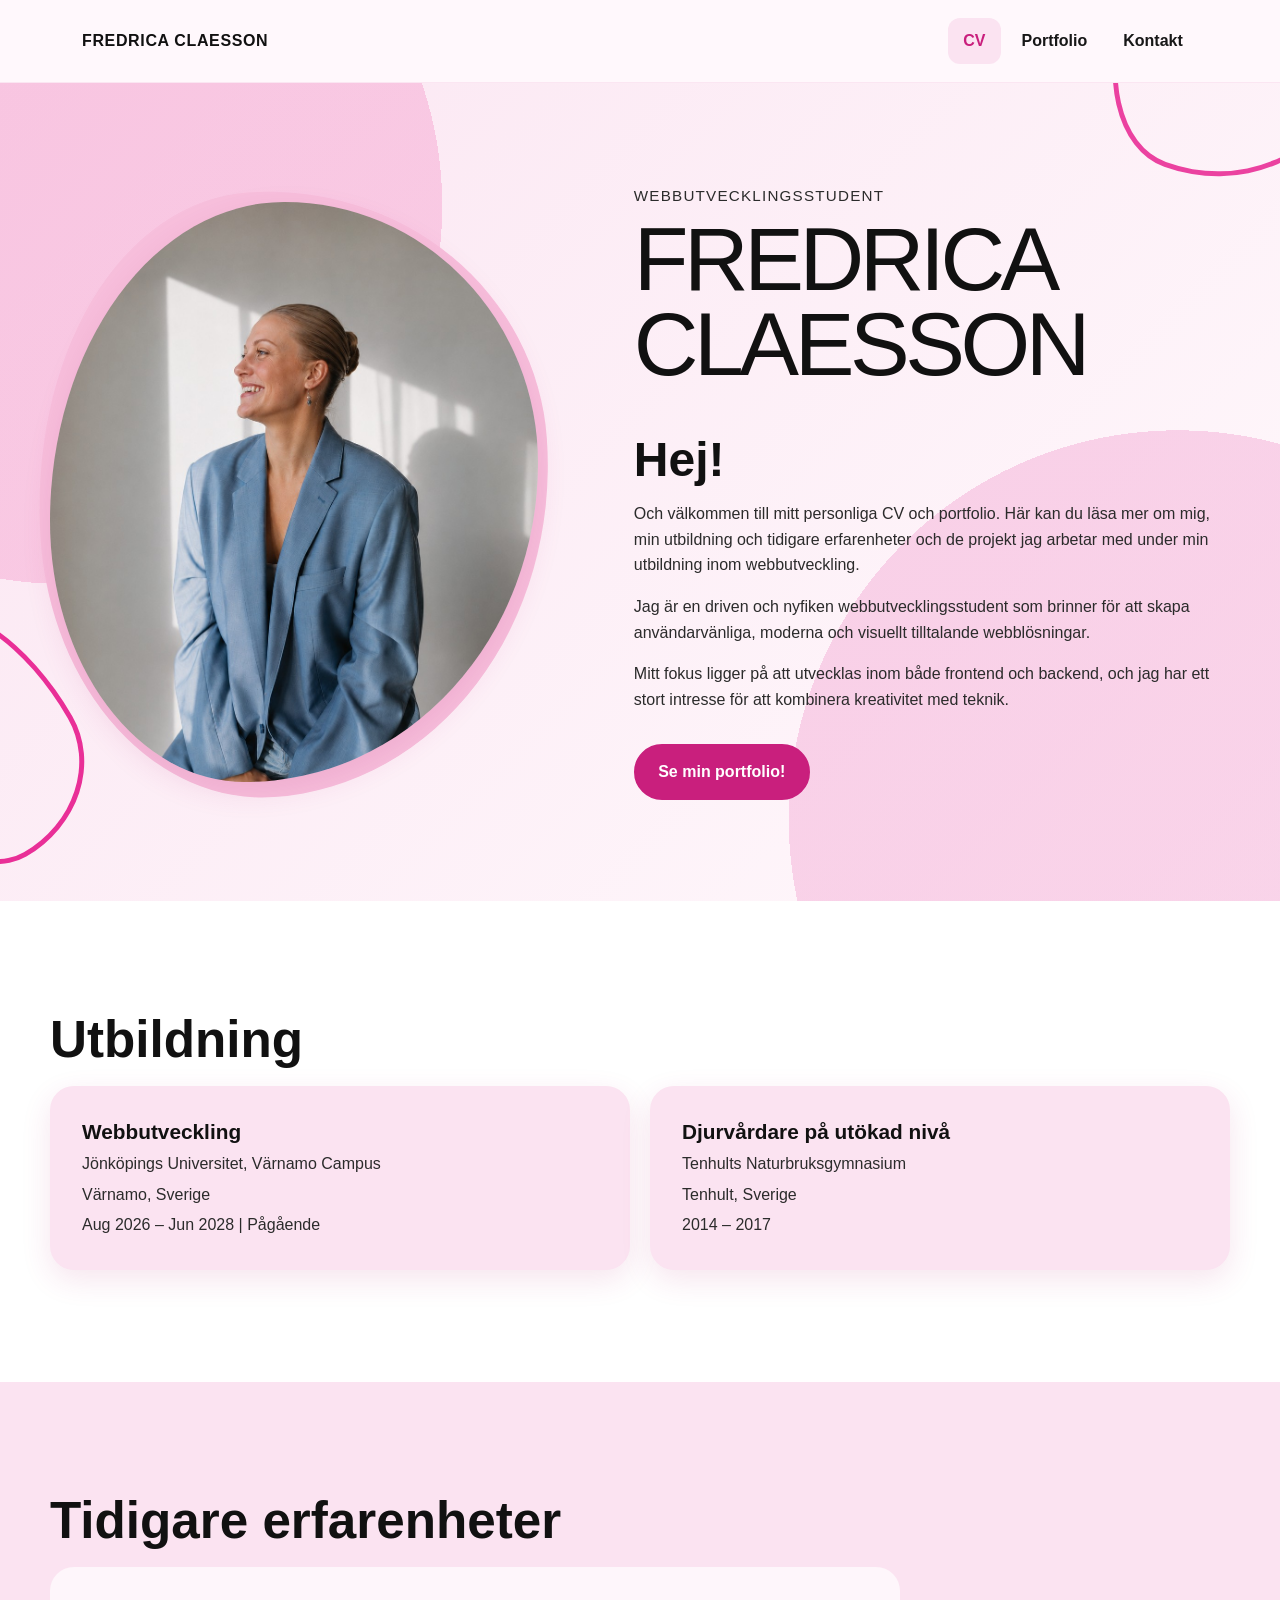
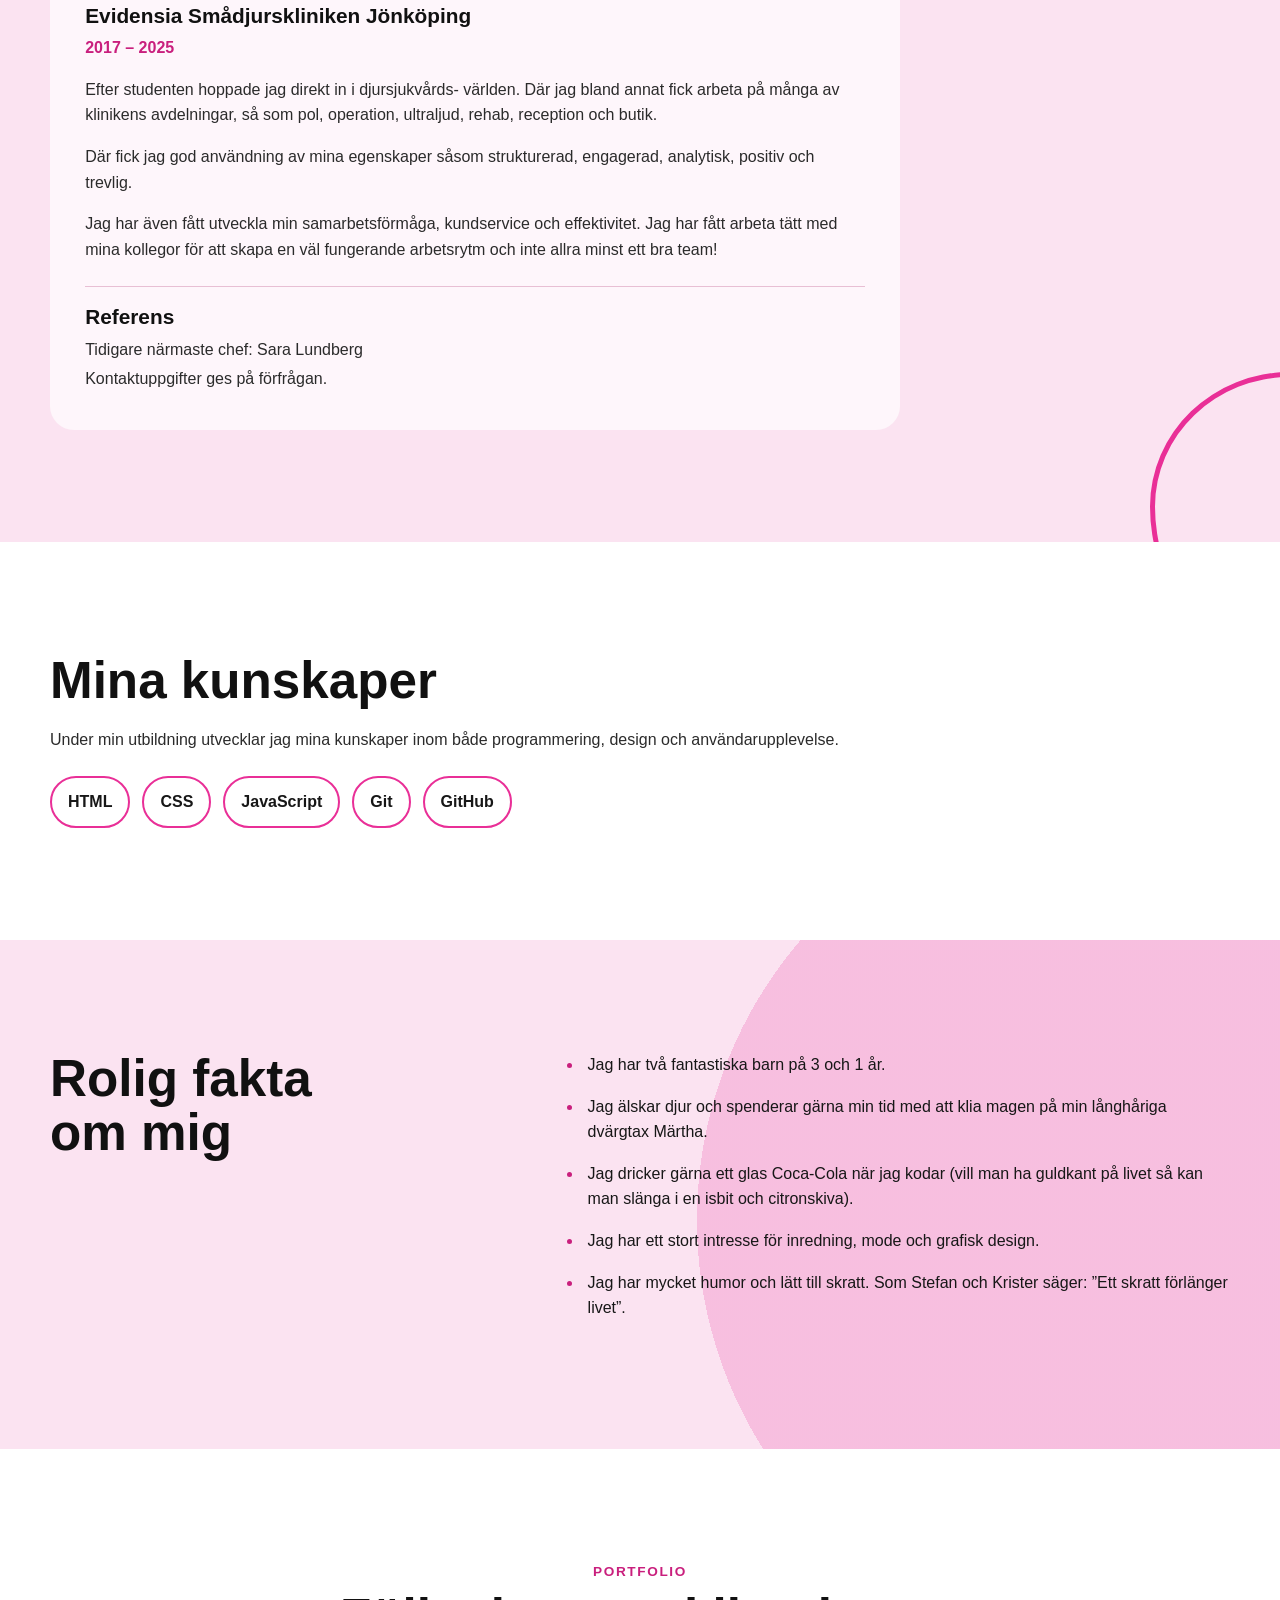
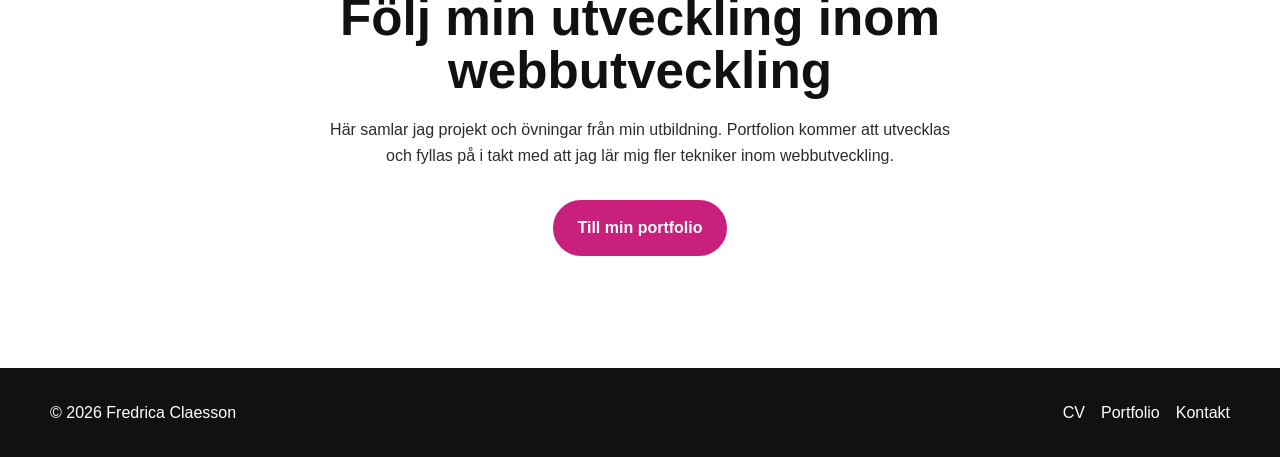
<file: index.html>
<!DOCTYPE html>
<html lang="sv">

<head>
    <meta charset="UTF-8">
    <meta name="viewport" content="width=device-width, initial-scale=1.0">
    <meta name="description" content="Fredrica Claesson | CV">

    <title>Fredrica Claesson | CV</title>

    <link rel="stylesheet" href="cv.css">
    <script src="cv.js" defer></script>
</head>

<body>

    <header class="site-header">

        <div class="header-container">

            <h1 class="logo">
                <a href="index.html">
                    Fredrica Claesson
                </a>
            </h1>

            <button
                class="menu-button"
                type="button"
                aria-label="Öppna meny"
                aria-expanded="false"
                aria-controls="main-navigation"
            >
                <span></span>
                <span></span>
                <span></span>
            </button>

            <nav
                id="main-navigation"
                class="main-navigation"
                aria-label="Huvudmeny"
            >
                <ul>
                    <li>
                        <a href="index.html" aria-current="page">
                            CV
                        </a>
                    </li>

                    <li>
                        <a href="portfolio.html">
                            Portfolio
                        </a>
                    </li>

                    <li>
                        <a href="kontakt.html">
                            Kontakt
                        </a>
                    </li>
                </ul>
            </nav>

        </div>

    </header>


    <main>

        <!-- INTRODUKTION -->
        <section class="hero">

            <div class="hero-image-wrapper">
                <img
                    src="bild1.jpg"
                    alt="Porträttbild på Fredrica Claesson"
                    class="hero-image"
                >
            </div>

            <div class="hero-content">

                <p class="hero-subtitle">
                    Webbutvecklingsstudent
                </p>

                <h2>
                    Fredrica<br>
                    Claesson
                </h2>

                <h3>Hej!</h3>

                <p>
                    Och välkommen till mitt personliga CV och portfolio.
                    Här kan du läsa mer om mig, min utbildning och tidigare
                    erfarenheter och de projekt jag arbetar med under min
                    utbildning inom webbutveckling.
                </p>

                <p>
                    Jag är en driven och nyfiken webbutvecklingsstudent som
                    brinner för att skapa användarvänliga, moderna och
                    visuellt tilltalande webblösningar.
                </p>

                <p>
                    Mitt fokus ligger på att utvecklas inom både frontend och
                    backend, och jag har ett stort intresse för att kombinera
                    kreativitet med teknik.
                </p>

                <a href="portfolio.html" class="button">
                    Se min portfolio!
                </a>

            </div>

        </section>


        <!-- UTBILDNING -->
        <section class="section education-section">

            <div class="section-container">

                <h2>Utbildning</h2>

                <div class="education-list">

                    <article class="education-card">

                        <h3>Webbutveckling</h3>

                        <p>
                            Jönköpings Universitet, Värnamo Campus
                        </p>

                        <p>
                            Värnamo, Sverige
                        </p>

                        <p>
                            <time datetime="2026-08">
                                Aug 2026
                            </time>
                            –
                            <time datetime="2028-06">
                                Jun 2028
                            </time>
                            | Pågående
                        </p>

                    </article>

                    <article class="education-card">

                        <h3>Djurvårdare på utökad nivå</h3>

                        <p>
                            Tenhults Naturbruksgymnasium
                        </p>

                        <p>
                            Tenhult, Sverige
                        </p>

                        <p>
                            <time datetime="2014">2014</time>
                            –
                            <time datetime="2017">2017</time>
                        </p>

                    </article>

                </div>

            </div>

        </section>


        <!-- ARBETSLIVSERFARENHET -->
        <section class="section experience-section">

            <div class="section-container">

                <h2>Tidigare erfarenheter</h2>

                <article class="experience-card">

                    <header>

                        <h3>
                            Evidensia Smådjurskliniken Jönköping
                        </h3>

                        <p class="experience-date">
                            <time datetime="2017">2017</time>
                            –
                            <time datetime="2025">2025</time>
                        </p>

                    </header>

                    <p>
                        Efter studenten hoppade jag direkt in i djursjukvårds-
                        världen. Där jag bland annat fick arbeta på många av
                        klinikens avdelningar, så som pol, operation,
                        ultraljud, rehab, reception och butik.
                    </p>

                    <p>
                        Där fick jag god användning av mina egenskaper
                        såsom strukturerad, engagerad, analytisk,
                        positiv och trevlig.
                    </p>

                    <p>
                        Jag har även fått utveckla min samarbetsförmåga,
                        kundservice och effektivitet. Jag har fått arbeta
                        tätt med mina kollegor för att skapa en väl
                        fungerande arbetsrytm och inte allra minst ett
                        bra team!
                    </p>

                    <div class="reference">

                        <h3>Referens</h3>

                        <p>
                            Tidigare närmaste chef:
                            Sara Lundberg
                        </p>

                        <p>
                            Kontaktuppgifter ges på förfrågan.
                        </p>

                    </div>

                </article>

            </div>

        </section>


        <!-- KUNSKAPER -->
        <section class="section skills-section">

            <div class="section-container">

                <h2>Mina kunskaper</h2>

                <p>
                    Under min utbildning utvecklar jag mina kunskaper inom
                    både programmering, design och användarupplevelse.
                </p>

                <ul class="skills-list">
                    <li>HTML</li>
                    <li>CSS</li>
                    <li>JavaScript</li>
                    <li>Git</li>
                    <li>GitHub</li>
                </ul>

            </div>

        </section>


        <!-- FAKTA -->
        <section class="section facts-section">

            <div class="section-container">

                <h2>Rolig fakta om mig</h2>

                <ul class="facts-list">

                    <li>
                        Jag har två fantastiska barn på 3 och 1 år.
                    </li>

                    <li>
                        Jag älskar djur och spenderar gärna min tid
                        med att klia magen på min långhåriga dvärgtax Märtha.
                    </li>

                    <li>
                        Jag dricker gärna ett glas Coca-Cola när jag kodar
                        (vill man ha guldkant på livet så kan man slänga i
                        en isbit och citronskiva).
                    </li>

                    <li>
                        Jag har ett stort intresse för inredning, mode
                        och grafisk design.
                    </li>

                    <li>
                        Jag har mycket humor och lätt till skratt.
                        Som Stefan och Krister säger:
                        <q>Ett skratt förlänger livet</q>.
                    </li>

                </ul>

            </div>

        </section>


        <!-- PORTFOLIO -->
        <section class="section portfolio-preview">

            <div class="section-container">

                <p class="section-label">
                    Portfolio
                </p>

                <h2>
                    Följ min utveckling inom webbutveckling
                </h2>

                <p>
                    Här samlar jag projekt och övningar från min
                    utbildning. Portfolion kommer att utvecklas och
                    fyllas på i takt med att jag lär mig fler tekniker
                    inom webbutveckling.
                </p>

                <a href="portfolio.html" class="button">
                    Till min portfolio
                </a>

            </div>

        </section>

    </main>


    <footer class="site-footer">

        <div class="footer-container">

            <p>
                &copy; 2026 Fredrica Claesson
            </p>

            <nav aria-label="Sidfotsmeny">
                <a href="index.html">CV</a>
                <a href="portfolio.html">Portfolio</a>
                <a href="kontakt.html">Kontakt</a>
            </nav>

        </div>

    </footer>

</body>

</html>
</file>
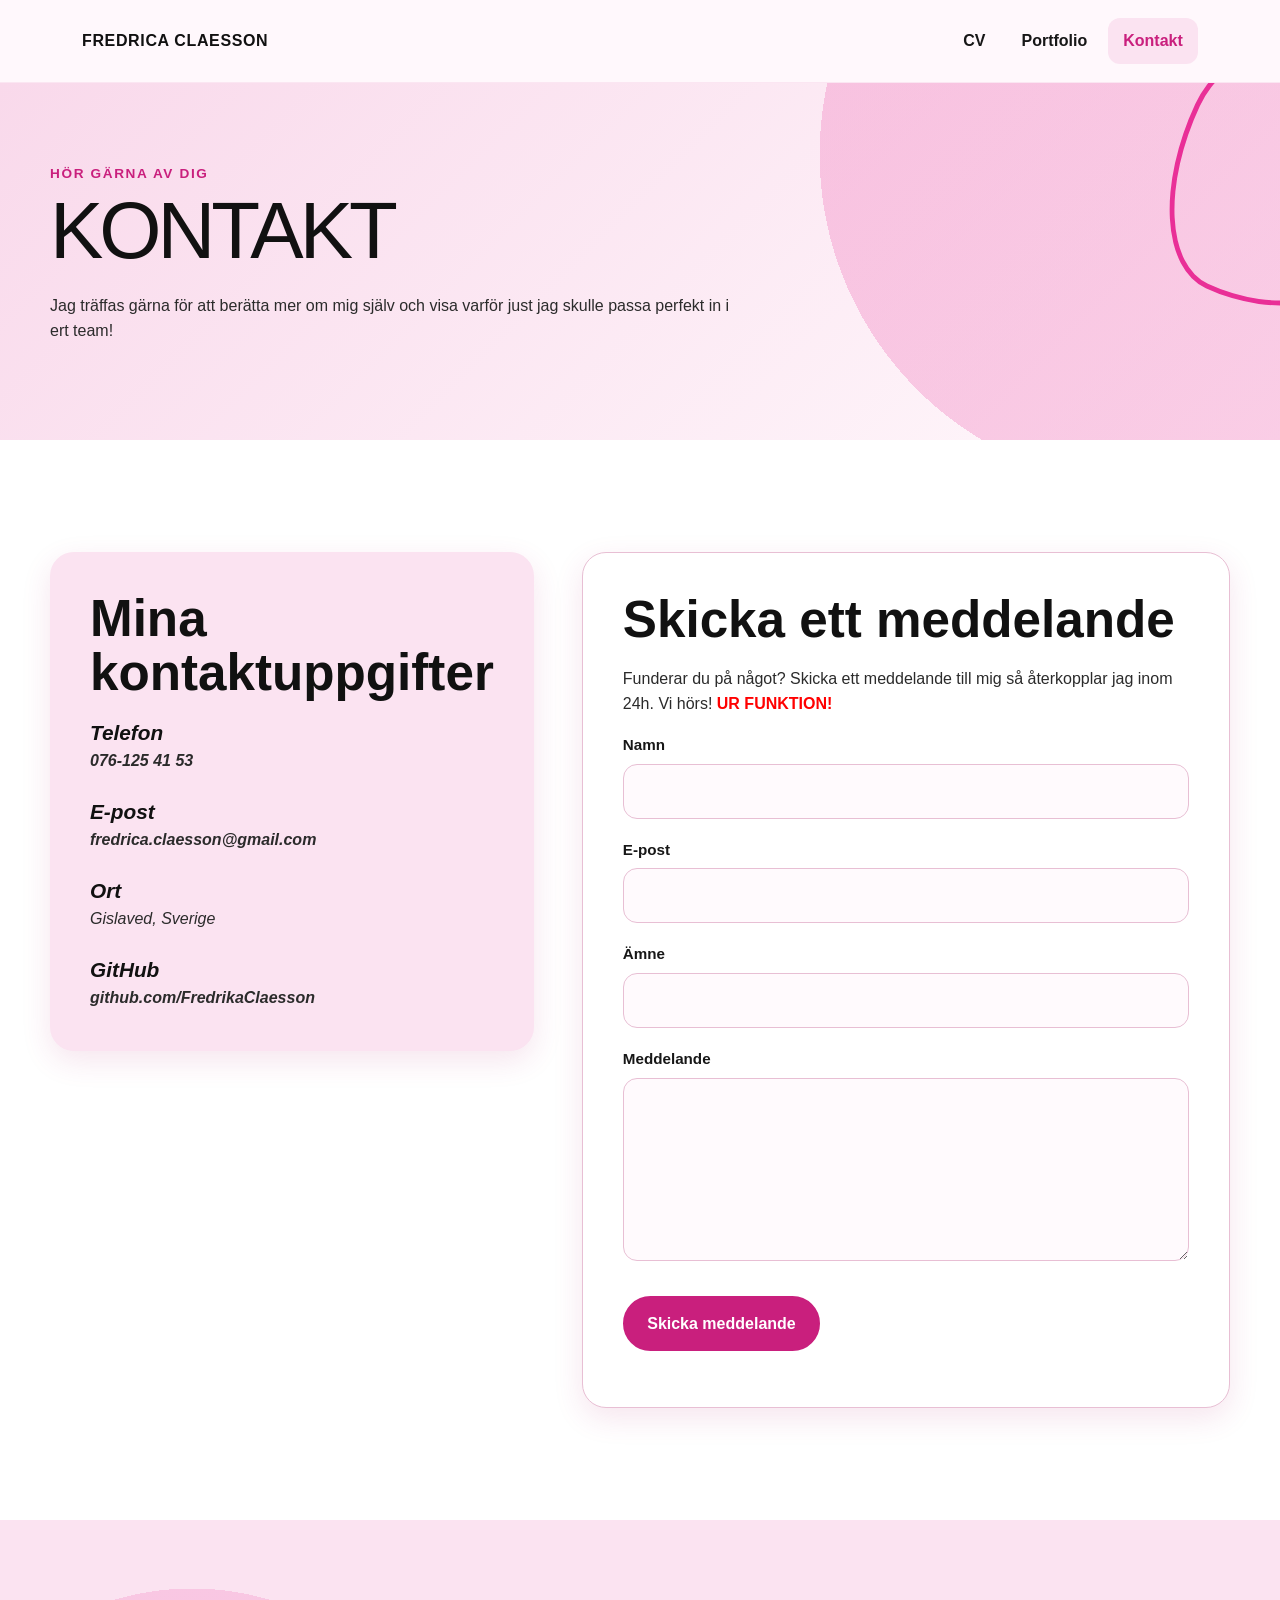
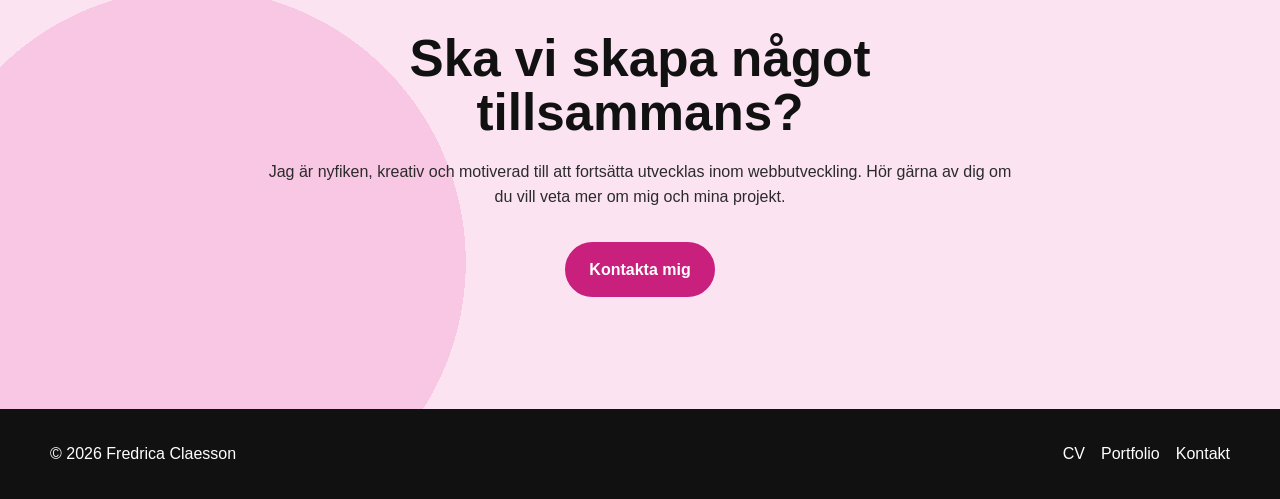
<file: kontakt.html>
<!DOCTYPE html>
<html lang="sv">

<head>
    <meta charset="UTF-8">
    <meta name="viewport" content="width=device-width, initial-scale=1.0">

    <meta
        name="description"
        content="Kontaktuppgifter till Fredrica Claesson, webbutvecklingsstudent."
    >

    <title>Kontakt | Fredrica Claesson</title>

    <link rel="stylesheet" href="cv.css">
    <script src="cv.js" defer></script>
</head>

<body>

    <header class="site-header">

        <div class="header-container">

            <h1 class="logo">
                <a href="index.html">
                    Fredrica Claesson
                </a>
            </h1>

            <button
                class="menu-button"
                type="button"
                aria-label="Öppna meny"
                aria-expanded="false"
                aria-controls="main-navigation"
            >
                <span></span>
                <span></span>
                <span></span>
            </button>

            <nav
                id="main-navigation"
                class="main-navigation"
                aria-label="Huvudmeny"
            >
                <ul>

                    <li>
                        <a href="index.html">
                            CV
                        </a>
                    </li>

                    <li>
                        <a href="portfolio.html">
                            Portfolio
                        </a>
                    </li>

                    <li>
                        <a href="kontakt.html" aria-current="page">
                            Kontakt
                        </a>
                    </li>

                </ul>
            </nav>

        </div>

    </header>


    <main>

        <!-- SIDINTRO -->
        <section class="page-hero">

            <div class="section-container">

                <p class="section-label">
                    Hör gärna av dig
                </p>

                <h2>Kontakt</h2>

                <p>
                    Jag träffas gärna för att berätta mer om mig själv
                    och visa varför just jag skulle passa perfekt
                    in i ert team!
                </p>

            </div>

        </section>


        <!-- KONTAKT -->
        <section
            id="kontakt"
            class="section contact-section"
        >

            <div class="section-container contact-layout">

                <div class="contact-information">

                    <h2>
                        Mina kontaktuppgifter
                    </h2>

                    <address>

                        <div class="contact-item">

                            <h3>Telefon</h3>

                            <a href="tel:+46761254153">
                                076-125 41 53
                            </a>

                        </div>


                        <div class="contact-item">

                            <h3>E-post</h3>

                            <a href="mailto:fredrica.claesson@gmail.com">
                                fredrica.claesson@gmail.com
                            </a>

                        </div>


                        <div class="contact-item">

                            <h3>Ort</h3>

                            <p>
                                Gislaved, Sverige
                            </p>

                        </div>


                        <div class="contact-item">

                            <h3>GitHub</h3>

                            <a
                                href="https://github.com/FredrikaClaesson"
                                target="_blank"
                                rel="noopener noreferrer"
                            >
                                github.com/FredrikaClaesson
                            </a>

                        </div>

                    </address>

                </div>


                <!-- KONTAKTFORMULÄR -->
                <section class="contact-form-wrapper">

                    <h2>
                        Skicka ett meddelande
                    </h2>

                    <p>
                        Funderar du på något? Skicka ett meddelande till
                        mig så återkopplar jag inom 24h. Vi hörs!
                        <strong class="ur-funktion">
                            UR FUNKTION!
                        </strong>
                    </p>

                    <form id="contact-form">

                        <div class="form-group">

                            <label for="name">
                                Namn
                            </label>

                            <input
                                type="text"
                                id="name"
                                name="name"
                                autocomplete="name"
                                required
                            >

                        </div>


                        <div class="form-group">

                            <label for="email">
                                E-post
                            </label>

                            <input
                                type="email"
                                id="email"
                                name="email"
                                autocomplete="email"
                                required
                            >

                        </div>


                        <div class="form-group">

                            <label for="subject">
                                Ämne
                            </label>

                            <input
                                type="text"
                                id="subject"
                                name="subject"
                                required
                            >

                        </div>


                        <div class="form-group">

                            <label for="message">
                                Meddelande
                            </label>

                            <textarea
                                id="message"
                                name="message"
                                rows="6"
                                required
                            ></textarea>

                        </div>


                        <button
                            type="submit"
                            class="button"
                        >
                            Skicka meddelande
                        </button>

                        <p
                            id="form-message"
                            class="form-message"
                            aria-live="polite"
                        ></p>

                    </form>

                </section>

            </div>

        </section>


        <!-- AVSLUTNING -->
        <section class="section contact-cta">

            <div class="section-container">

                <h2>
                    Ska vi skapa något tillsammans?
                </h2>

                <p>
                    Jag är nyfiken, kreativ och motiverad till att fortsätta
                    utvecklas inom webbutveckling. Hör gärna av dig om
                    du vill veta mer om mig och mina projekt.
                </p>

                <a
                    href="#kontakt"
                    class="button"
                >
                    Kontakta mig
                </a>

            </div>

        </section>

    </main>


    <footer class="site-footer">

        <div class="footer-container">

            <p>
                &copy; 2026 Fredrica Claesson
            </p>

            <nav aria-label="Sidfotsmeny">
                <a href="index.html">CV</a>
                <a href="portfolio.html">Portfolio</a>
                <a href="kontakt.html">Kontakt</a>
            </nav>

        </div>

    </footer>

</body>

</html>
</file>
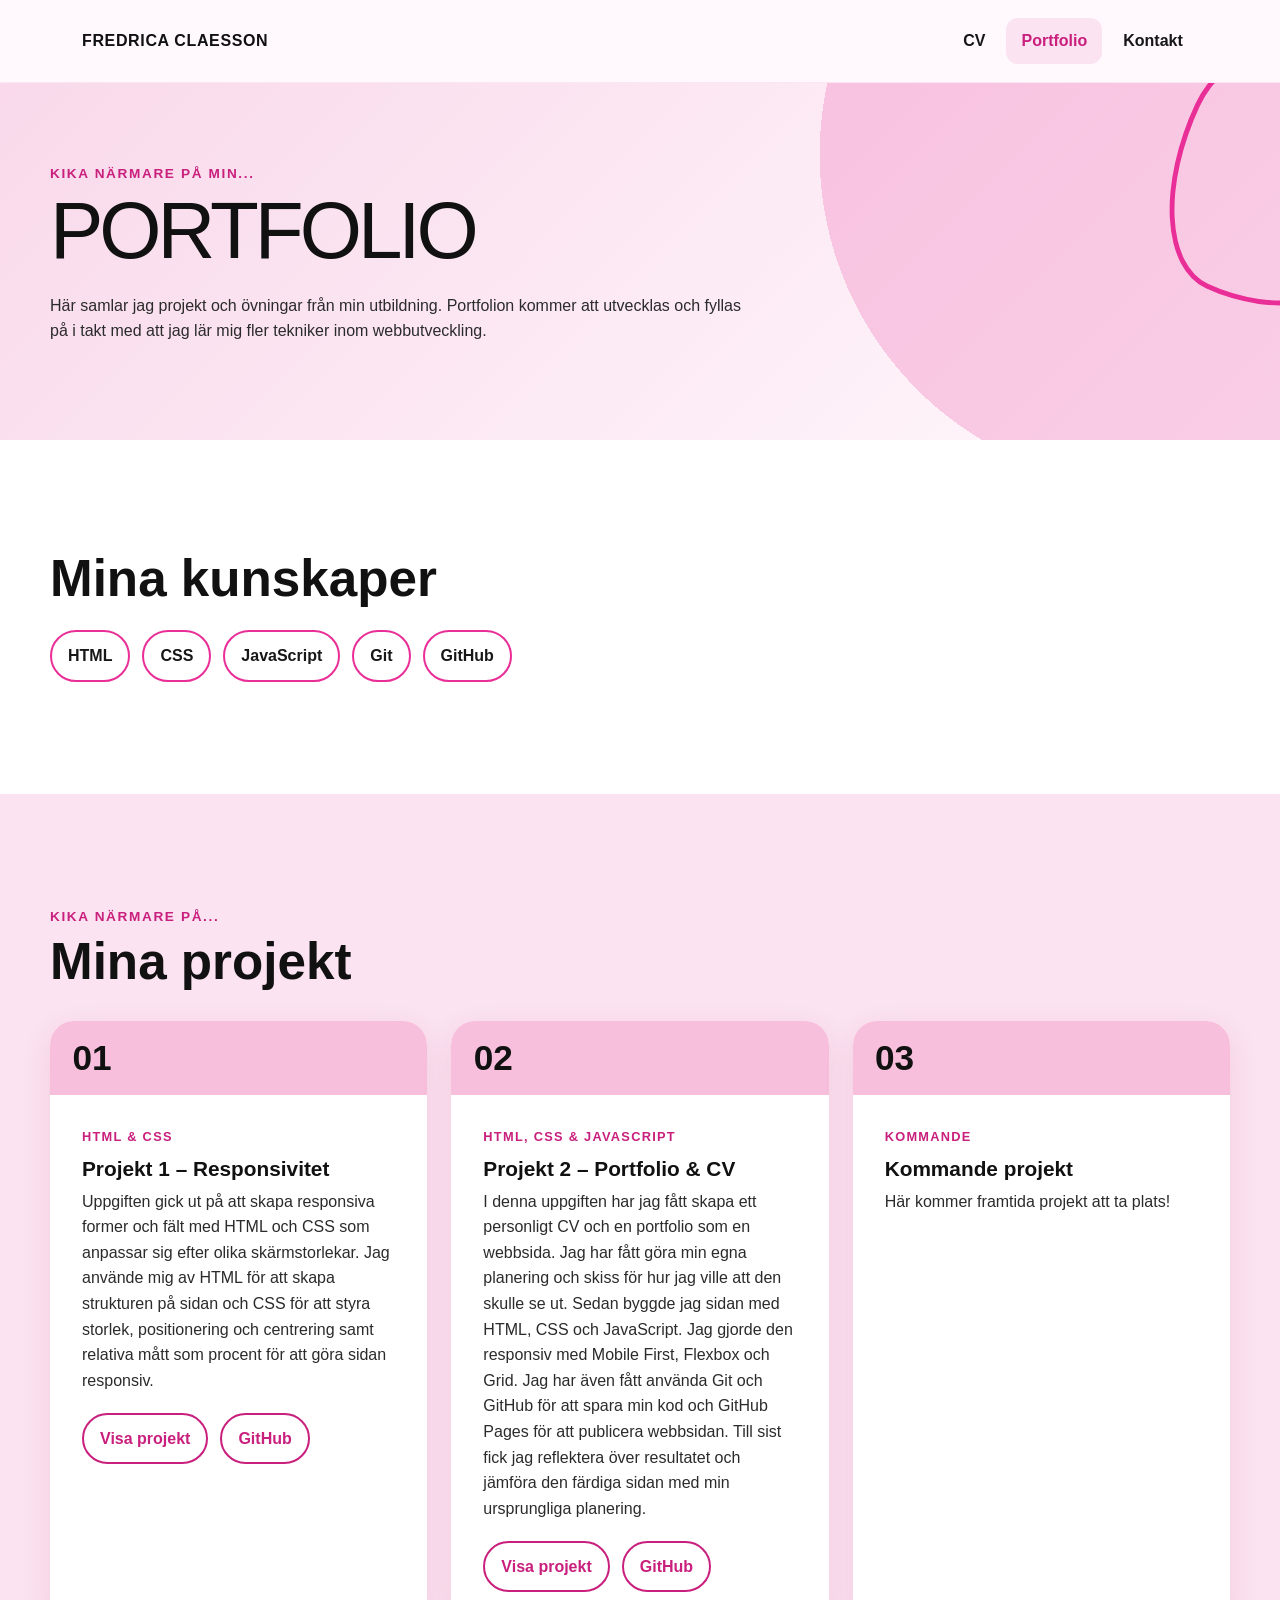
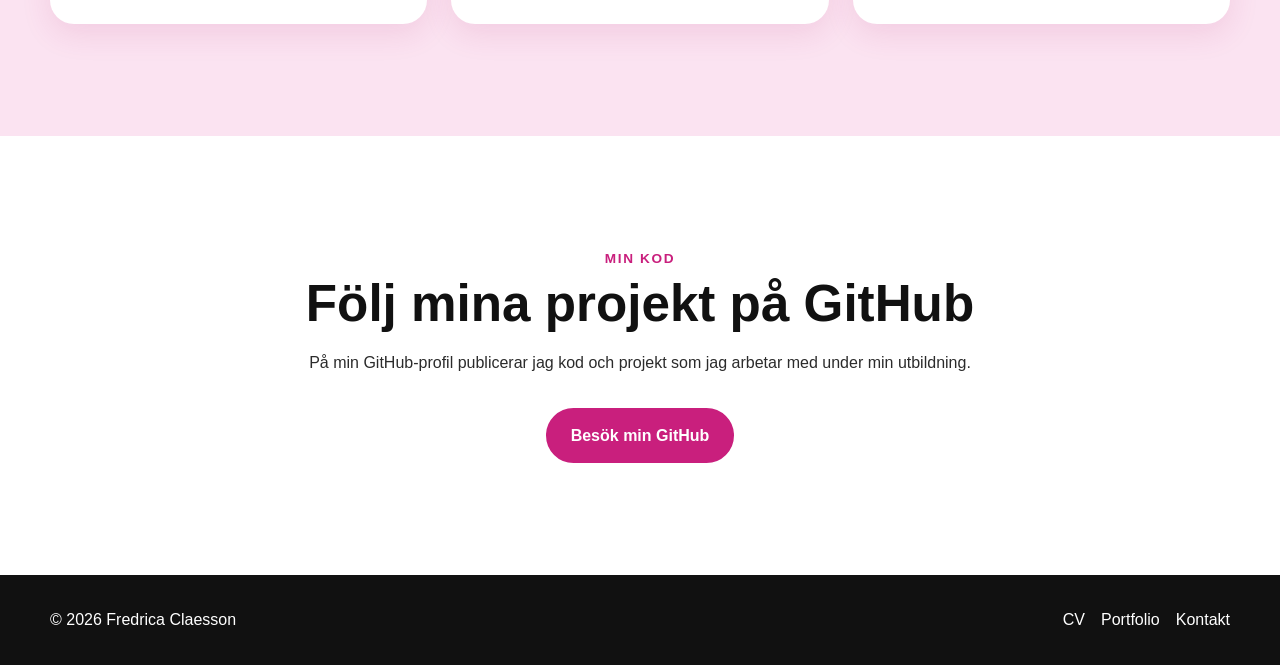
<file: portfolio.html>
<!DOCTYPE html>
<html lang="sv">

<head>
    <meta charset="UTF-8">
    <meta name="viewport" content="width=device-width, initial-scale=1.0">
    <meta name="description" content="Fredrica Claesson | Portfolio">

    <title>Fredrica Claesson | Portfolio</title>

    <link rel="stylesheet" href="cv.css">
    <script src="cv.js" defer></script>
</head>

<body>

    <header class="site-header">

        <div class="header-container">

            <h1 class="logo">
                <a href="index.html">
                    Fredrica Claesson
                </a>
            </h1>

            <button
                class="menu-button"
                type="button"
                aria-label="Öppna meny"
                aria-expanded="false"
                aria-controls="main-navigation"
            >
                <span></span>
                <span></span>
                <span></span>
            </button>

            <nav
                id="main-navigation"
                class="main-navigation"
                aria-label="Huvudmeny"
            >
                <ul>

                    <li>
                        <a href="index.html">
                            CV
                        </a>
                    </li>

                    <li>
                        <a href="portfolio.html" aria-current="page">
                            Portfolio
                        </a>
                    </li>

                    <li>
                        <a href="kontakt.html">
                            Kontakt
                        </a>
                    </li>

                </ul>
            </nav>

        </div>

    </header>


    <main>

        <!-- SIDINTRO -->
        <section class="page-hero">

            <div class="section-container">

                <p class="section-label">
                    Kika närmare på min...
                </p>

                <h2>Portfolio</h2>

                <p>
                    Här samlar jag projekt och övningar från min utbildning.
                    Portfolion kommer att utvecklas och fyllas på i takt
                    med att jag lär mig fler tekniker inom webbutveckling.
                </p>

            </div>

        </section>


        <!-- KUNSKAPER -->
        <section class="section skills-section">

            <div class="section-container">

                <h2>Mina kunskaper</h2>

                <ul class="skills-list">
                    <li>HTML</li>
                    <li>CSS</li>
                    <li>JavaScript</li>
                    <li>Git</li>
                    <li>GitHub</li>
                </ul>

            </div>

        </section>


        <!-- PROJEKT -->
        <section class="section projects-section">

            <div class="section-container">

                <header class="section-heading">

                    <p class="section-label">
                        Kika närmare på...
                    </p>

                    <h2>Mina projekt</h2>

                </header>


                <div class="projects-grid">

                    <!-- PROJEKT 1 -->
                    <article class="project-card">

                        <p
                            class="project-number"
                            aria-hidden="true"
                        >
                            01
                        </p>

                        <div class="project-content">

                            <p class="project-category">
                                HTML &amp; CSS
                            </p>

                            <h3>
                                Projekt 1 – Responsivitet
                            </h3>

                            <p>
                                Uppgiften gick ut på att skapa responsiva former
                                och fält med HTML och CSS som anpassar sig efter
                                olika skärmstorlekar. Jag använde mig av HTML för
                                att skapa strukturen på sidan och CSS för att
                                styra storlek, positionering och centrering samt
                                relativa mått som procent för att göra sidan responsiv.
                            </p>

                            <div class="project-links">

                                <a
                                    href="https://fredrikaclaesson.github.io/Responsivitet/"
                                    target="_blank"
                                    rel="noopener noreferrer"
                                >
                                    Visa projekt
                                </a>

                                <a
                                    href="https://github.com/FredrikaClaesson/Responsivitet"
                                    target="_blank"
                                    rel="noopener noreferrer"
                                >
                                    GitHub
                                </a>

                            </div>

                        </div>

                    </article>


                    <!-- PROJEKT 2 -->
                    <article class="project-card">

                        <p
                            class="project-number"
                            aria-hidden="true"
                        >
                            02
                        </p>

                        <div class="project-content">

                            <p class="project-category">
                                HTML, CSS &amp; JavaScript
                            </p>

                            <h3>
                                Projekt 2 – Portfolio &amp; CV
                            </h3>

                            <p>
                                I denna uppgiften har jag fått skapa ett personligt
                                CV och en portfolio som en webbsida. Jag har fått
                                göra min egna planering och skiss för hur jag ville
                                att den skulle se ut. Sedan byggde jag sidan med
                                HTML, CSS och JavaScript. Jag gjorde den responsiv
                                med Mobile First, Flexbox och Grid. Jag har även
                                fått använda Git och GitHub för att spara min kod
                                och GitHub Pages för att publicera webbsidan. Till
                                sist fick jag reflektera över resultatet och jämföra
                                den färdiga sidan med min ursprungliga planering.
                            </p>

                            <div class="project-links">

                                <a
                                    href="https://fredrikaclaesson.github.io/CV-Portfolio/portfolio.html"
                                    target="_blank"
                                    rel="noopener noreferrer"
                                >
                                    Visa projekt
                                </a>

                                <a
                                    href="https://github.com/FredrikaClaesson/CV-Portfolio"
                                    target="_blank"
                                    rel="noopener noreferrer"
                                >
                                    GitHub
                                </a>

                            </div>

                        </div>

                    </article>


                    <!-- PROJEKT 3 -->
                    <article class="project-card">

                        <p
                            class="project-number"
                            aria-hidden="true"
                        >
                            03
                        </p>

                        <div class="project-content">

                            <p class="project-category">
                                Kommande
                            </p>

                            <h3>
                                Kommande projekt
                            </h3>

                            <p>
                                Här kommer framtida projekt att ta plats!
                            </p>

                        </div>

                    </article>

                </div>

            </div>

        </section>


        <!-- GITHUB -->
        <section class="section github-section">

            <div class="section-container">

                <p class="section-label">
                    Min kod
                </p>

                <h2>
                    Följ mina projekt på GitHub
                </h2>

                <p>
                    På min GitHub-profil publicerar jag kod
                    och projekt som jag arbetar med under
                    min utbildning.
                </p>

                <a
                    href="https://github.com/FredrikaClaesson"
                    target="_blank"
                    rel="noopener noreferrer"
                    class="button"
                >
                    Besök min GitHub
                </a>

            </div>

        </section>

    </main>


    <footer class="site-footer">

        <div class="footer-container">

            <p>
                &copy; 2026 Fredrica Claesson
            </p>

            <nav aria-label="Sidfotsmeny">
                <a href="index.html">CV</a>
                <a href="portfolio.html">Portfolio</a>
                <a href="kontakt.html">Kontakt</a>
            </nav>

        </div>

    </footer>

</body>

</html>
</file>
<file: cv.css>
/* =========================================================
   FREDRICA CLAESSON - CV & PORTFOLIO
   Mobile First
   ========================================================= */


/* =========================
   1. GRUNDINSTÄLLNINGAR
   ========================= */

/* Gör storleksberäkningar enklare för alla element */
*,
*::before,
*::after {
    box-sizing: border-box;
}

/* Mjuk scrollning mellan exempelvis ankarlänkar */
html {
    scroll-behavior: smooth;
}

/* Sidans grundutseende */
body {
    margin: 0;
    font-family: Arial, Helvetica, sans-serif;
    color: #171717;
    background-color: #fff8fc;
    line-height: 1.6;
}

/* Gör bilder responsiva */
img {
    display: block;
    max-width: 100%;
}

/* Tar bort standardutseendet på länkar */
a {
    color: inherit;
    text-decoration: none;
}

/* Tar bort standardmarginaler från listor */
ul {
    margin: 0;
    padding: 0;
}

/* Formulärelement använder samma typsnitt som sidan */
button,
input,
textarea {
    font: inherit;
}


/* =========================
   2. FÄRGER & VARIABLER
   ========================= */

:root {
    --pink-light: #fbe3f1;
    --pink-soft: #f7bfdc;
    --pink: #ef71b3;
    --pink-strong: #e92f97;
    --pink-dark: #c91f7d;

    --white: #ffffff;
    --black: #111111;
    --text: #2b2b2b;
    --muted: #666666;

    --border: #e8bfd4;

    --shadow:
        0 10px 30px rgba(182, 45, 116, 0.12);

    --radius-small: 14px;
    --radius-medium: 24px;
    --radius-large: 40px;

    --max-width: 1180px;
}


/* =========================
   3. TYPOGRAFI
   ========================= */

/* Tar bort standardmarginal ovanför rubriker och text */
h1,
h2,
h3,
h4,
p {
    margin-top: 0;
}

/* Gemensam färg på rubriker */
h1,
h2,
h3,
h4 {
    color: var(--black);
}

/* H1 används i sidhuvudet för namnet */
h1 {
    margin-bottom: 0;
}

/* Huvudrubriker på sidan */
h2 {
    font-size: clamp(2rem, 7vw, 3.2rem);
    line-height: 1.05;
    margin-bottom: 1.2rem;
}

/* Mindre rubriker */
h3 {
    font-size: 1.3rem;
    line-height: 1.3;
    margin-bottom: 0.4rem;
}

h4 {
    font-size: 1.05rem;
    margin-bottom: 0.25rem;
}

/* Vanlig brödtext */
p {
    font-size: 1rem;
    color: var(--text);
}

/* Fet text */
strong {
    font-weight: 700;
}

/* Text som visar att formuläret inte fungerar */
.ur-funktion {
    color: red;
    font-weight: 700;
}


/* =========================
   4. GEMENSAM LAYOUT
   ========================= */

/* Grundinställningar för sidans sektioner */
.section {
    position: relative;
    padding: 4.5rem 1.25rem;
    overflow: hidden;
}

/* Centrerar innehållet och begränsar bredden */
.section-container,
.header-container,
.footer-container {
    width: min(100%, var(--max-width));
    margin: 0 auto;
}

/* Liten etikett ovanför vissa rubriker */
.section-label {
    margin-bottom: 0.5rem;

    font-size: 0.85rem;
    font-weight: 700;
    text-transform: uppercase;
    letter-spacing: 0.12em;

    color: var(--pink-dark);
}


/* =========================
   5. HEADER
   ========================= */

/* Sidans översta meny */
.site-header {
    position: sticky;
    top: 0;
    z-index: 1000;

    background-color: rgba(255, 248, 252, 0.96);
    backdrop-filter: blur(12px);

    border-bottom: 1px solid rgba(201, 31, 125, 0.08);
}

/* Placerar logga och meny bredvid varandra */
.header-container {
    min-height: 74px;

    display: flex;
    align-items: center;
    justify-content: space-between;
    gap: 1rem;

    padding: 0 1.25rem;
}

/*
   H1 fungerar som sidans huvudrubrik i headern.
   Klassen logo gör att den ändå visas som en liten logotyp.
*/
.logo {
    margin: 0;

    font-size: 1rem;
    font-weight: 700;
    line-height: 1.2;

    text-transform: uppercase;
    letter-spacing: 0.04em;
}

/* Gör hela namnet klickbart */
.logo a {
    display: inline-block;
}


/* =========================
   6. MOBILMENY
   ========================= */

/* Knappen som öppnar mobilmenyn */
.menu-button {
    width: 46px;
    height: 46px;

    display: flex;
    flex-direction: column;
    justify-content: center;
    gap: 5px;

    padding: 10px;

    border: 0;
    border-radius: 50%;

    background-color: var(--pink-soft);

    cursor: pointer;
}

/* De tre strecken i hamburgermenyn */
.menu-button span {
    display: block;

    width: 100%;
    height: 2px;

    background-color: var(--black);

    transition:
        transform 0.3s ease,
        opacity 0.3s ease;
}

/* Första strecket roteras när menyn öppnas */
.menu-button.is-active span:nth-child(1) {
    transform: translateY(7px) rotate(45deg);
}

/* Mittenstrecket försvinner */
.menu-button.is-active span:nth-child(2) {
    opacity: 0;
}

/* Sista strecket roteras åt andra hållet */
.menu-button.is-active span:nth-child(3) {
    transform: translateY(-7px) rotate(-45deg);
}


/* =========================
   7. NAVIGATION
   ========================= */

/* Navigationen är stängd från början på mobil */
.main-navigation {
    position: absolute;

    top: 74px;
    left: 0;

    width: 100%;
    max-height: 0;

    overflow: hidden;

    background-color: var(--white);

    box-shadow: 0 12px 30px rgba(0, 0, 0, 0.08);

    transition: max-height 0.35s ease;
}

/* JavaScript lägger till denna klass när menyn öppnas */
.main-navigation.is-open {
    max-height: 320px;
}

/* Navigationens lista */
.main-navigation ul {
    list-style: none;

    padding: 1rem 1.25rem 1.5rem;
}

/* Mellanrum mellan menyval */
.main-navigation li + li {
    margin-top: 0.35rem;
}

/* Gör hela området runt texten klickbart */
.main-navigation a {
    display: block;

    padding: 0.9rem 1rem;

    border-radius: 12px;

    font-weight: 600;
}

/* Hover och tangentbordsfokus */
.main-navigation a:hover,
.main-navigation a:focus-visible {
    background-color: var(--pink-light);
}

/* Markerar sidan användaren befinner sig på */
.main-navigation a[aria-current="page"] {
    color: var(--pink-dark);
    background-color: var(--pink-light);
}


/* =========================
   8. HERO / STARTSIDA
   ========================= */

/* Introduktionen på startsidan */
.hero {
    position: relative;

    display: grid;
    gap: 2rem;

    padding: 2rem 1.25rem 4.5rem;

    overflow: hidden;

    background:
        radial-gradient(
            circle at 5% 15%,
            rgba(240, 104, 177, 0.26) 0,
            rgba(240, 104, 177, 0.26) 27%,
            transparent 27%
        ),
        radial-gradient(
            circle at 92% 90%,
            rgba(244, 177, 216, 0.52) 0,
            rgba(244, 177, 216, 0.52) 28%,
            transparent 28%
        ),
        linear-gradient(
            135deg,
            #fbe6f2 0%,
            #fff9fc 100%
        );
}

/* Dekorativ form */
.hero::before {
    content: "";

    position: absolute;

    width: 240px;
    height: 240px;

    top: -140px;
    right: -70px;

    border: 5px solid var(--pink-strong);
    border-radius: 45% 55% 61% 39% / 40% 44% 56% 60%;

    transform: rotate(20deg);

    opacity: 0.9;
}

/* Ytterligare dekorativ form */
.hero::after {
    content: "";

    position: absolute;

    width: 200px;
    height: 260px;

    left: -130px;
    bottom: 2rem;

    border: 5px solid var(--pink-strong);
    border-radius: 60% 40% 55% 45% / 42% 62% 38% 58%;

    transform: rotate(-30deg);
}

/* Bild och text placeras ovanför dekorationerna */
.hero-image-wrapper,
.hero-content {
    position: relative;
    z-index: 2;
}

/* Behållare runt profilbilden */
.hero-image-wrapper {
    width: min(100%, 430px);

    margin: 0 auto;
}

/* Rosa dekorativ form bakom bilden */
.hero-image-wrapper::before {
    content: "";

    position: absolute;

    inset: -12px;

    z-index: -1;

    background-color: var(--pink-soft);

    border-radius: 45% 55% 58% 42% / 55% 44% 56% 45%;

    transform: rotate(-4deg);
}

/* Profilbild */
.hero-image {
    width: 100%;

    aspect-ratio: 4 / 5;

    object-fit: cover;

    border-radius: 48% 52% 60% 40% / 55% 45% 55% 45%;

    box-shadow: var(--shadow);
}

/* Begränsar bredden på texten */
.hero-content {
    width: min(100%, 680px);
}

/* Text ovanför namnet */
.hero-subtitle {
    margin-bottom: 0.5rem;

    font-size: 0.95rem;
    letter-spacing: 0.08em;
    text-transform: uppercase;
}

/*
   Namnet är nu H2 eftersom H1 ligger i headern.
   Här får H2 samma stora utseende som den tidigare H1-rubriken.
*/
.hero-content > h2 {
    margin-bottom: 2.5rem;

    font-size: clamp(2.8rem, 11vw, 5rem);
    line-height: 0.95;
    font-weight: 500;

    letter-spacing: -0.05em;
    text-transform: uppercase;
}

/* "Hej!" är nu H3 */
.hero-content > h3 {
    margin-bottom: 1rem;

    font-size: clamp(2rem, 7vw, 3.2rem);
    line-height: 1.05;
}

/* Begränsar textens bredd */
.hero-content p {
    max-width: 620px;
}


/* =========================
   9. KNAPPAR
   ========================= */

/* Gemensamt utseende för knappar och knapplänkar */
.button {
    display: inline-flex;
    align-items: center;
    justify-content: center;

    min-height: 48px;

    margin-top: 1rem;
    padding: 0.8rem 1.4rem;

    border: 2px solid var(--pink-dark);
    border-radius: 999px;

    background-color: var(--pink-dark);
    color: var(--white);

    font-weight: 700;

    cursor: pointer;

    transition:
        background-color 0.25s ease,
        color 0.25s ease,
        transform 0.25s ease,
        box-shadow 0.25s ease;
}

/* Hover och fokus */
.button:hover,
.button:focus-visible {
    background-color: transparent;
    color: var(--pink-dark);

    transform: translateY(-2px);

    box-shadow: var(--shadow);
}


/* =========================
   10. UTBILDNING
   ========================= */

.education-section {
    background-color: var(--white);
}

/* Grid för utbildningarna */
.education-list {
    display: grid;
    gap: 1.25rem;
}

/* Varje utbildning */
.education-card {
    padding: 1.5rem;

    border-radius: var(--radius-medium);

    background-color: var(--pink-light);

    box-shadow: var(--shadow);
}

.education-card p {
    margin-bottom: 0.3rem;
}

.education-card p:last-child {
    margin-bottom: 0;
}


/* =========================
   11. ERFARENHET
   ========================= */

.experience-section {
    background-color: var(--pink-light);
}

/* Dekorativ form */
.experience-section::after {
    content: "";

    position: absolute;

    width: 280px;
    height: 280px;

    right: -150px;
    bottom: -110px;

    border: 5px solid var(--pink-strong);
    border-radius: 50% 40% 58% 42% / 48% 55% 45% 52%;
}

/* Arbetslivserfarenhet */
.experience-card {
    position: relative;
    z-index: 1;

    padding: 1.6rem;

    border-radius: var(--radius-medium);

    background-color: rgba(255, 255, 255, 0.7);
}

/* Datum */
.experience-date {
    font-weight: 700;
    color: var(--pink-dark);
}

/*
   Referensen är nu ett aside-element men använder
   fortfarande klassen reference.
*/
.reference {
    margin-top: 1.5rem;
    padding-top: 1rem;

    border-top: 1px solid var(--border);
}

.reference p {
    margin-bottom: 0.2rem;
}

.reference a {
    font-weight: 700;
    color: var(--pink-dark);
}


/* =========================
   12. KUNSKAPER
   ========================= */

.skills-section {
    background-color: var(--white);
}

/* Kunskaperna placeras bredvid varandra */
.skills-list {
    display: flex;
    flex-wrap: wrap;
    gap: 0.75rem;

    list-style: none;

    margin-top: 1.5rem;
}

/* Varje kunskap visas som en etikett */
.skills-list li {
    padding: 0.7rem 1rem;

    border: 2px solid var(--pink-strong);
    border-radius: 999px;

    background-color: var(--white);

    font-weight: 700;
}


/* =========================
   13. ROLIG FAKTA
   ========================= */

.facts-section {
    background:
        radial-gradient(
            circle at 88% 55%,
            rgba(245, 172, 214, 0.66) 0,
            rgba(245, 172, 214, 0.66) 37%,
            transparent 37%
        ),
        var(--pink-light);
}

/* Faktalistan */
.facts-list {
    position: relative;
    z-index: 2;

    max-width: 800px;

    padding-left: 1.4rem;
}

.facts-list li {
    margin-bottom: 1rem;
    padding-left: 0.3rem;
}

.facts-list li::marker {
    color: var(--pink-dark);
}


/* =========================
   14. PORTFOLIO PREVIEW
   ========================= */

.portfolio-preview {
    text-align: center;

    background-color: var(--white);
}

.portfolio-preview .section-container {
    max-width: 800px;
}

.portfolio-preview p {
    max-width: 650px;

    margin-left: auto;
    margin-right: auto;
}


/* =========================
   15. SIDHERO
   ========================= */

/* Hero som används på Portfolio och Kontakt */
.page-hero {
    position: relative;

    padding: 4rem 1.25rem;

    overflow: hidden;

    background:
        radial-gradient(
            circle at 90% 20%,
            rgba(238, 104, 179, 0.3) 0,
            rgba(238, 104, 179, 0.3) 28%,
            transparent 28%
        ),
        linear-gradient(
            135deg,
            #f9d9eb,
            #fff9fc
        );
}

/* Dekorativ form */
.page-hero::after {
    content: "";

    position: absolute;

    width: 230px;
    height: 280px;

    right: -125px;
    top: -50px;

    border: 5px solid var(--pink-strong);

    border-radius:
        57% 43% 62% 38% /
        42% 62% 38% 58%;

    transform: rotate(25deg);
}

/* Texten placeras framför dekorationen */
.page-hero .section-container {
    position: relative;
    z-index: 1;
}

/*
   Sidrubriken är nu H2 eftersom H1 ligger i headern.
   Den får samma stora stil som den tidigare H1-rubriken.
*/
.page-hero h2 {
    margin-bottom: 1.5rem;

    font-size: clamp(2.8rem, 11vw, 5rem);
    line-height: 0.95;
    font-weight: 500;

    letter-spacing: -0.05em;
    text-transform: uppercase;
}

/* Begränsar brödtexten */
.page-hero p {
    max-width: 700px;
}


/* =========================
   16. PORTFOLIO - PROJEKT
   ========================= */

.projects-section {
    background-color: var(--pink-light);
}

/*
   section-heading är nu ett semantiskt header-element.
*/
.section-heading {
    margin-bottom: 2rem;
}

/* Grid som håller projektkorten */
.projects-grid {
    display: grid;
    gap: 1.5rem;
}

/* Varje projekt är ett article-element */
.project-card {
    position: relative;

    overflow: hidden;

    border-radius: var(--radius-medium);

    background-color: var(--white);

    box-shadow: var(--shadow);
}

/* Projektnummer */
.project-number {
    margin: 0;
    padding: 1.2rem 1.4rem;

    background-color: var(--pink-soft);
    color: var(--black);

    font-size: 2.2rem;
    font-weight: 700;
    line-height: 1;
}

/* Projektets innehåll */
.project-content {
    padding: 1.5rem;
}

/* Projektkategori */
.project-category {
    margin-bottom: 0.5rem;

    color: var(--pink-dark);

    font-size: 0.8rem;
    font-weight: 700;

    text-transform: uppercase;
    letter-spacing: 0.1em;
}

/*
   Projektlänkarna ligger nu i ett nav-element.
*/
.project-links {
    display: flex;
    flex-wrap: wrap;
    gap: 0.75rem;

    margin-top: 1.25rem;
}

/* Projektlänkar som små knappar */
.project-links a {
    display: inline-block;

    padding: 0.65rem 1rem;

    border: 2px solid var(--pink-dark);
    border-radius: 999px;

    color: var(--pink-dark);

    font-weight: 700;

    transition:
        background-color 0.25s ease,
        color 0.25s ease;
}

.project-links a:hover,
.project-links a:focus-visible {
    background-color: var(--pink-dark);
    color: var(--white);
}


/* =========================
   17. GITHUB-SEKTION
   ========================= */

.github-section {
    text-align: center;

    background-color: var(--white);
}

.github-section .section-container {
    max-width: 760px;
}


/* =========================
   18. KONTAKTSIDA
   ========================= */

.contact-section {
    background-color: var(--white);
}

/* Grid för kontaktuppgifter och formulär */
.contact-layout {
    display: grid;
    gap: 2rem;
}

/*
   contact-information är nu address.
   contact-form-wrapper är nu section.
*/
.contact-information,
.contact-form-wrapper {
    padding: 1.6rem;

    border-radius: var(--radius-medium);

    box-shadow: var(--shadow);
}

/* Kontaktuppgifter */
.contact-information {
    background-color: var(--pink-light);

    font-style: normal;
}

/* Formuläret */
.contact-form-wrapper {
    background-color: var(--white);

    border: 1px solid var(--border);
}

/* Kontaktuppgifter */
.contact-item {
    margin-bottom: 1.5rem;
}

/* Tar bort sista mellanrummet */
.contact-item:last-child {
    margin-bottom: 0;
}

.contact-item h3 {
    margin-bottom: 0.15rem;
}

/* Kontaktuppgifternas text */
.contact-item p,
.contact-item a {
    color: var(--text);
}

/* Långa länkar kan brytas på små skärmar */
.contact-item a {
    word-break: break-word;

    font-weight: 600;
}

.contact-item a:hover,
.contact-item a:focus-visible {
    color: var(--pink-dark);
}


/* =========================
   19. FORMULÄR
   ========================= */

/*
   form-group är nu ett p-element.
   Marginalen används för avstånd mellan fälten.
*/
.form-group {
    margin-bottom: 1.2rem;
}

/* Etiketter ovanför formulärfält */
.form-group label {
    display: block;

    margin-bottom: 0.4rem;

    font-size: 0.95rem;
    font-weight: 700;
}

/* Input och textarea */
.form-group input,
.form-group textarea {
    width: 100%;

    padding: 0.85rem 1rem;

    border: 1px solid var(--border);
    border-radius: var(--radius-small);

    background-color: #fffafd;
    color: var(--text);

    outline: none;

    transition:
        border-color 0.2s ease,
        box-shadow 0.2s ease;
}

/* Textområdet kan ändras på höjden */
.form-group textarea {
    display: block;

    resize: vertical;
}

/* Fokus på formulärfält */
.form-group input:focus,
.form-group textarea:focus {
    border-color: var(--pink-dark);

    box-shadow:
        0 0 0 4px rgba(201, 31, 125, 0.12);
}

/* Meddelande från JavaScript */
.form-message {
    margin-top: 1rem;
    margin-bottom: 0;

    font-weight: 700;
    color: var(--pink-dark);
}


/* =========================
   20. KONTAKT CTA
   ========================= */

.contact-cta {
    text-align: center;

    background:
        radial-gradient(
            circle at 15% 70%,
            rgba(240, 100, 177, 0.22) 0,
            rgba(240, 100, 177, 0.22) 24%,
            transparent 24%
        ),
        var(--pink-light);
}

.contact-cta .section-container {
    max-width: 760px;
}


/* =========================
   21. FOOTER
   ========================= */

.site-footer {
    padding: 2rem 1.25rem;

    background-color: var(--black);
    color: var(--white);
}

/* På mobil ligger innehållet under varandra */
.footer-container {
    display: flex;
    flex-direction: column;
    gap: 1rem;
}

.site-footer p {
    margin: 0;

    color: var(--white);
}

/* Sidfotsnavigation */
.site-footer nav {
    display: flex;
    flex-wrap: wrap;
    gap: 1rem;
}

.site-footer a {
    color: var(--white);
}

.site-footer a:hover,
.site-footer a:focus-visible {
    color: var(--pink-soft);
}


/* =========================
   22. TILLGÄNGLIGHET
   ========================= */

/* Tydligt tangentbordsfokus */
a:focus-visible,
button:focus-visible {
    outline: 3px solid var(--pink-dark);
    outline-offset: 4px;
}


/* =========================================================
   TABLET
   ========================================================= */

@media (min-width: 700px) {

    /* Mer luft runt sektionerna */
    .section {
        padding:
            5.5rem
            2rem;
    }

    /* Mer utrymme på sidorna av headern */
    .header-container {
        padding:
            0
            2rem;
    }

    /* Större avstånd i startsidans hero */
    .hero {
        padding:
            3.5rem
            2rem
            5.5rem;
    }

    /* Mer luft i undersidornas hero */
    .page-hero {
        padding:
            5rem
            2rem;
    }


    /* =========================
       UTBILDNING
       ========================= */

    .education-list {
        grid-template-columns:
            repeat(2, 1fr);
    }


    /* =========================
       PROJEKT
       ========================= */

    .projects-grid {
        grid-template-columns:
            repeat(2, 1fr);
    }

    /* Tredje projektet tar hela raden på tablet */
    .project-card:nth-child(3) {
        grid-column:
            1 / -1;
    }


    /* =========================
       KONTAKT
       ========================= */

    .contact-information,
    .contact-form-wrapper {
        padding: 2rem;
    }


    /* =========================
       FOOTER
       ========================= */

    .footer-container {
        flex-direction: row;
        align-items: center;
        justify-content: space-between;
    }

}


/* =========================================================
   DESKTOP
   ========================================================= */

@media (min-width: 950px) {

    /* =========================
       HEADER
       ========================= */

    .site-header {
        position: sticky;
    }

    .header-container {
        min-height: 82px;
    }

    /* Hamburgermenyn behövs inte på desktop */
    .menu-button {
        display: none;
    }

    /* Navigationen visas alltid */
    .main-navigation {
        position: static;

        width: auto;
        max-height: none;

        overflow: visible;

        background-color: transparent;

        box-shadow: none;
    }

    .main-navigation ul {
        display: flex;
        align-items: center;
        gap: 0.35rem;

        padding: 0;
    }

    .main-navigation li + li {
        margin-top: 0;
    }

    .main-navigation a {
        padding:
            0.65rem
            0.95rem;
    }


    /* =========================
       HERO
       ========================= */

    .hero {
        min-height: calc(100vh - 82px);

        grid-template-columns:
            minmax(360px, 0.9fr)
            minmax(420px, 1.1fr);

        align-items: center;

        gap: 5rem;

        padding:
            5rem
            max(2rem, calc((100vw - var(--max-width)) / 2));
    }

    .hero-image-wrapper {
        width: 100%;
    }

    .hero-image {
        aspect-ratio: 0.84;
    }

    .hero-content {
        max-width: 630px;
    }

    /* Det stora namnet i hero */
    .hero-content > h2 {
        font-size:
            clamp(
                4rem,
                7vw,
                7.2rem
            );

        margin-bottom: 3rem;
    }

    /* Hej-rubriken */
    .hero-content > h3 {
        font-size: 3rem;
    }


    /* =========================
       ERFARENHET
       ========================= */

    .experience-card {
        max-width: 850px;

        padding: 2.2rem;
    }


    /* =========================
       FAKTA
       ========================= */

    .facts-section .section-container {
        display: grid;

        grid-template-columns:
            0.8fr
            1.2fr;

        gap: 4rem;

        align-items: start;
    }

    .facts-section h2 {
        max-width: 350px;
    }


    /* =========================
       PROJEKT
       ========================= */

    .projects-grid {
        grid-template-columns:
            repeat(3, 1fr);
    }

    .project-card:nth-child(3) {
        grid-column: auto;
    }


    /* =========================
       KONTAKT
       ========================= */

    .contact-layout {
        grid-template-columns:
            0.85fr
            1.15fr;

        align-items: start;

        gap: 3rem;
    }

    .contact-information,
    .contact-form-wrapper {
        padding: 2.5rem;
    }

}


/* =========================================================
   STÖRRE SKÄRMAR
   ========================================================= */

@media (min-width: 1200px) {

    /* Mer luft runt sektionerna */
    .section {
        padding-top: 7rem;
        padding-bottom: 7rem;
    }

    /* Större avstånd mellan bild och text */
    .hero {
        gap: 6rem;
    }

    /* Mer luft i utbildningskorten */
    .education-card {
        padding: 2rem;
    }

    /* Mer luft i projektkorten */
    .project-content {
        padding: 2rem;
    }

}


/* =========================================================
   MINSKADE ANIMATIONER
   För användare som valt reduced motion
   ========================================================= */

@media (prefers-reduced-motion: reduce) {

    *,
    *::before,
    *::after {
        scroll-behavior: auto !important;
        transition-duration: 0.01ms !important;
        animation-duration: 0.01ms !important;
        animation-iteration-count: 1 !important;
    }

}
</file>
